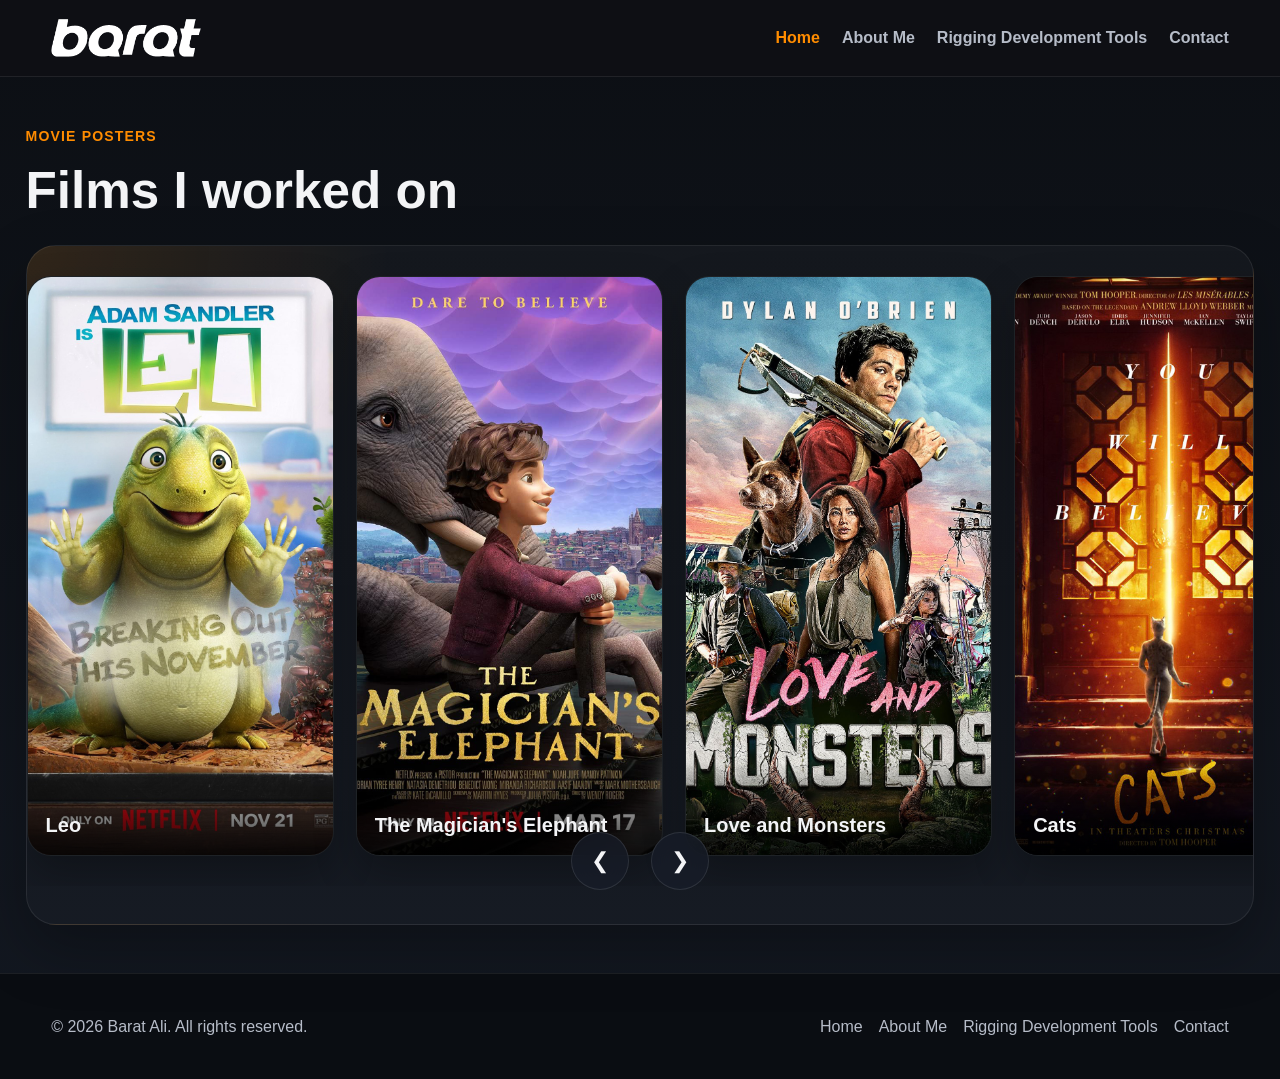
<file: index.html>
<!DOCTYPE html>
<html lang="en">
<head>
  <meta charset="UTF-8">
  <meta name="viewport" content="width=device-width, initial-scale=1.0">
  <title>Barat Ali | Home</title>
  <meta name="description" content="Barat Ali is a character rigger specializing in film, commercials, and game-ready rigging solutions.">
  <link rel="stylesheet" href="styles.css">
</head>
<body>
  <header class="site-header">
    <div class="container navbar">
      <a class="brand" href="index.html"><img src="Logo/whilteLogo.png" alt="Barat Ali logo"></a>
      <nav class="nav-links" aria-label="Primary navigation">
        <a class="active" href="index.html">Home</a>
        <a href="about.html">About Me</a>
        <a href="tools.html">Rigging Development Tools</a>
        <a href="contact.html">Contact</a>
      </nav>
    </div>
  </header>

  <main class="simple-tools">
    <section class="simple-tools-section">
      <div class="container simple-tools-container">
        <div class="simple-page-title">
          <p class="eyebrow">Movie Posters</p>
          <h1>Films I worked on</h1>
        </div>

        <div class="simple-tools-slider-shell">
          <div id="home-poster-slider" class="simple-tools-slider" aria-live="polite"></div>

          <div class="simple-tools-controls">
            <button id="poster-prev" class="simple-home-nav-btn" type="button" aria-label="Previous poster">&#10094;</button>
            <button id="poster-next" class="simple-home-nav-btn" type="button" aria-label="Next poster">&#10095;</button>
          </div>
        </div>
      </div>
    </section>
  </main>

  <footer class="site-footer">
    <div class="container footer-content">
      <p>&copy; 2026 Barat Ali. All rights reserved.</p>
      <div class="footer-links">
        <a href="index.html">Home</a>
        <a href="about.html">About Me</a>
        <a href="tools.html">Rigging Development Tools</a>
        <a href="contact.html">Contact</a>
      </div>
    </div>
  </footer>

  <script src="script.js"></script>
</body>
</html>
</file>
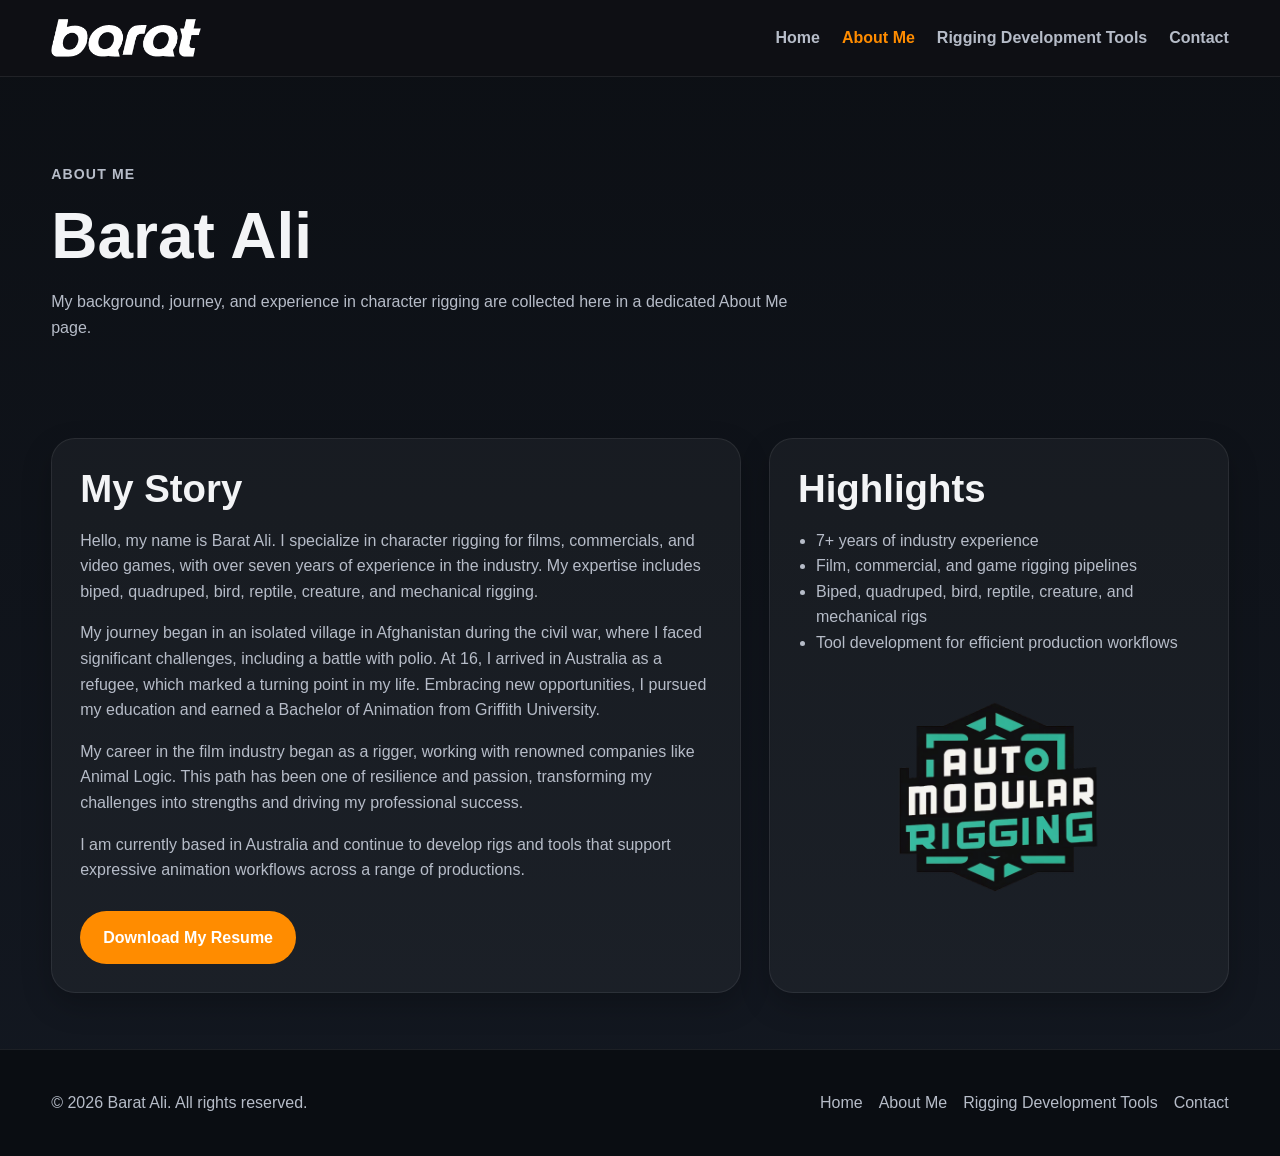
<file: about.html>
<!DOCTYPE html>
<html lang="en">
<head>
  <meta charset="UTF-8">
  <meta name="viewport" content="width=device-width, initial-scale=1.0">
  <title>Barat Ali | About Me</title>
  <meta name="description" content="Learn more about Barat Ali, his story, and his experience in character rigging.">
  <link rel="stylesheet" href="styles.css">
</head>
<body>
  <header class="site-header">
    <div class="container navbar">
      <a class="brand" href="index.html"><img src="Logo/whilteLogo.png" alt="Barat Ali logo"></a>
      <nav class="nav-links" aria-label="Primary navigation">
        <a href="index.html">Home</a>
        <a class="active" href="about.html">About Me</a>
        <a href="tools.html">Rigging Development Tools</a>
        <a href="contact.html">Contact</a>
      </nav>
    </div>
  </header>

  <main>
    <section class="page-hero">
      <div class="container">
        <p class="eyebrow">About Me</p>
        <h1>Barat Ali</h1>
        <p>My background, journey, and experience in character rigging are collected here in a dedicated About Me page.</p>
      </div>
    </section>

    <section class="section">
      <div class="container about-layout">
        <article class="panel about-copy">
          <h2>My Story</h2>
          <p>Hello, my name is Barat Ali. I specialize in character rigging for films, commercials, and video games, with over seven years of experience in the industry. My expertise includes biped, quadruped, bird, reptile, creature, and mechanical rigging.</p>
          <p>My journey began in an isolated village in Afghanistan during the civil war, where I faced significant challenges, including a battle with polio. At 16, I arrived in Australia as a refugee, which marked a turning point in my life. Embracing new opportunities, I pursued my education and earned a Bachelor of Animation from Griffith University.</p>
          <p>My career in the film industry began as a rigger, working with renowned companies like Animal Logic. This path has been one of resilience and passion, transforming my challenges into strengths and driving my professional success.</p>
          <p>I am currently based in Australia and continue to develop rigs and tools that support expressive animation workflows across a range of productions.</p>

          <div class="button-row about-resume-row">
            <a class="btn btn-primary" href="Resume/Barat_Ali_Resume.pdf" download>Download My Resume</a>
          </div>
        </article>

        <aside class="panel about-aside">
          <h2>Highlights</h2>
          <ul>
            <li>7+ years of industry experience</li>
            <li>Film, commercial, and game rigging pipelines</li>
            <li>Biped, quadruped, bird, reptile, creature, and mechanical rigs</li>
            <li>Tool development for efficient production workflows</li>
          </ul>
          <div class="about-logo">
            <img src="Logo/autoRigModules.png" alt="Auto rig modules logo">
          </div>
        </aside>
      </div>
    </section>
  </main>

  <footer class="site-footer">
    <div class="container footer-content">
      <p>&copy; 2026 Barat Ali. All rights reserved.</p>
      <div class="footer-links">
        <a href="index.html">Home</a>
        <a href="about.html">About Me</a>
        <a href="tools.html">Rigging Development Tools</a>
        <a href="contact.html">Contact</a>
      </div>
    </div>
  </footer>

  <script src="script.js"></script>
</body>
</html>
</file>
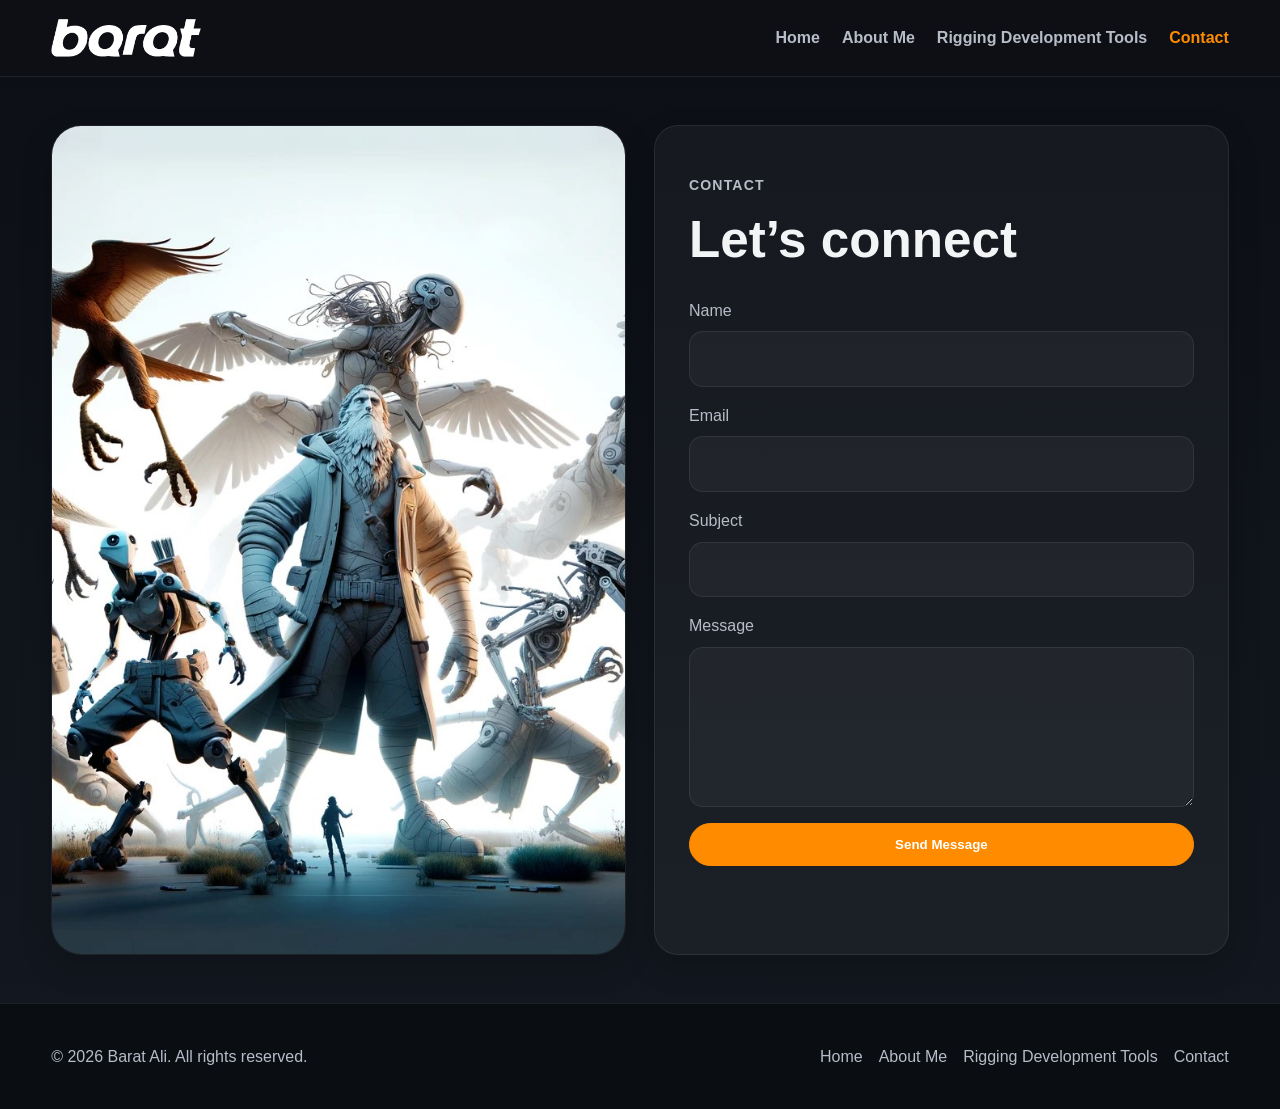
<file: contact.html>
<!DOCTYPE html>
<html lang="en">
<head>
  <meta charset="UTF-8">
  <meta name="viewport" content="width=device-width, initial-scale=1.0">
  <title>Barat Ali | Contact</title>
  <meta name="description" content="Get in touch with Barat Ali and download the latest resume.">
  <link rel="stylesheet" href="styles.css">
</head>
<body>
  <header class="site-header">
    <div class="container navbar">
      <a class="brand" href="index.html"><img src="Logo/whilteLogo.png" alt="Barat Ali logo"></a>
      <nav class="nav-links" aria-label="Primary navigation">
        <a href="index.html">Home</a>
        <a href="about.html">About Me</a>
        <a href="tools.html">Rigging Development Tools</a>
        <a class="active" href="contact.html">Contact</a>
      </nav>
    </div>
  </header>

  <main>
    <section class="contact-simple-section">
      <div class="container contact-simple-layout">
        <div class="contact-image-card">
          <img src="Posters/Hero.jpg" alt="Portfolio artwork">
        </div>

        <article class="contact-card contact-widget-card">
          <p class="eyebrow">Contact</p>
          <h1>Let’s connect</h1>

          <form
            id="contact-form"
            class="contact-form"
            action="https://formspree.io/f/yourformid"
            method="POST"
          >
            <input type="hidden" name="_subject" value="New website message from Barat Ali portfolio">
            <input type="hidden" name="_captcha" value="false">

            <div class="form-row">
              <label for="name">Name</label>
              <input id="name" name="name" type="text" required>
            </div>

            <div class="form-row">
              <label for="email">Email</label>
              <input id="email" name="email" type="email" required>
            </div>

            <div class="form-row">
              <label for="subject">Subject</label>
              <input id="subject" name="subject" type="text" required>
            </div>

            <div class="form-row">
              <label for="message">Message</label>
              <textarea id="message" name="message" required></textarea>
            </div>

            <button class="btn btn-primary contact-send-btn" type="submit">Send Message</button>
            <p id="form-status" class="form-status" aria-live="polite"></p>
          </form>
        </article>
      </div>
    </section>
  </main>

  <footer class="site-footer">
    <div class="container footer-content">
      <p>&copy; 2026 Barat Ali. All rights reserved.</p>
      <div class="footer-links">
        <a href="index.html">Home</a>
        <a href="about.html">About Me</a>
        <a href="tools.html">Rigging Development Tools</a>
        <a href="contact.html">Contact</a>
      </div>
    </div>
  </footer>

  <script src="script.js"></script>
</body>
</html>
</file>
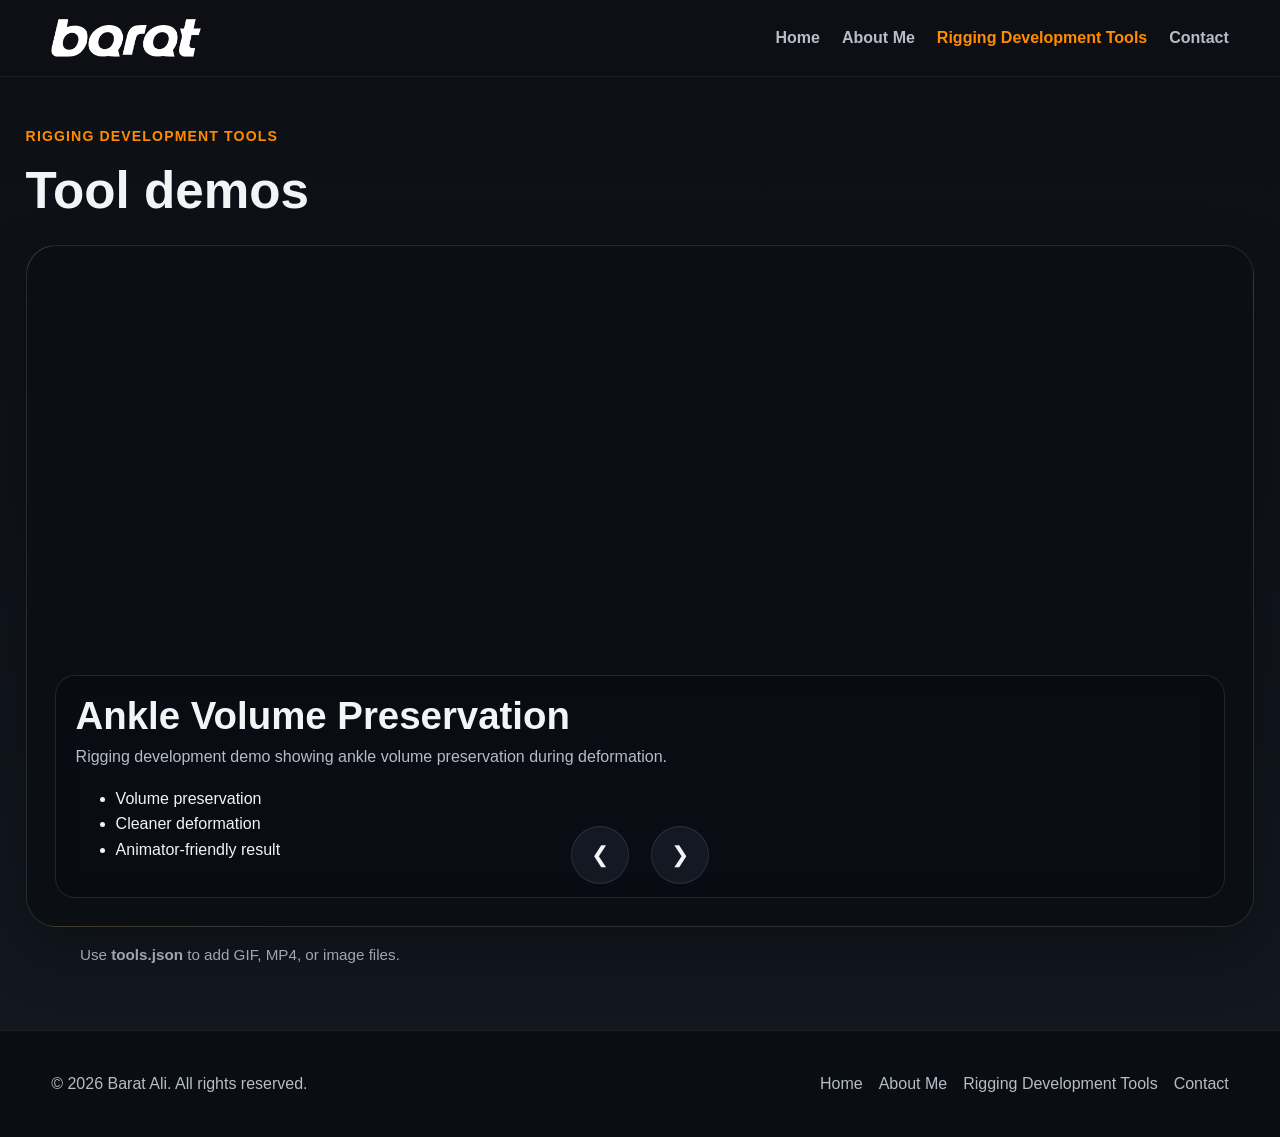
<file: tools.html>
<!DOCTYPE html>
<html lang="en">
<head>
  <meta charset="UTF-8">
  <meta name="viewport" content="width=device-width, initial-scale=1.0">
  <title>Barat Ali | Rigging Development Tools</title>
  <meta name="description" content="Rigging development tools with playable GIF and MP4 slider content.">
  <link rel="stylesheet" href="styles.css">
</head>
<body>
  <header class="site-header">
    <div class="container navbar">
      <a class="brand" href="index.html"><img src="Logo/whilteLogo.png" alt="Barat Ali logo"></a>
      <nav class="nav-links" aria-label="Primary navigation">
        <a href="index.html">Home</a>
        <a href="about.html">About Me</a>
        <a class="active" href="tools.html">Rigging Development Tools</a>
        <a href="contact.html">Contact</a>
      </nav>
    </div>
  </header>

  <main class="simple-tools">
    <section class="simple-tools-section">
      <div class="container simple-tools-container">
        <div class="simple-page-title">
          <p class="eyebrow">Rigging Development Tools</p>
          <h1>Tool demos</h1>
        </div>

        <div class="simple-tools-slider-shell">
          <div id="tools-slider" class="simple-tools-slider" aria-live="polite"></div>

          <div class="simple-tools-controls">
            <button id="slider-prev" class="simple-home-nav-btn" type="button" aria-label="Previous tool">&#10094;</button>
            <button id="slider-next" class="simple-home-nav-btn" type="button" aria-label="Next tool">&#10095;</button>
          </div>

          <div id="slider-dots" class="simple-hidden-dots"></div>
          <div id="tools-thumbs" class="simple-hidden-dots"></div>
        </div>

        <p class="note simple-tools-note">Use <strong>tools.json</strong> to add GIF, MP4, or image files.</p>
      </div>
    </section>
  </main>

  <footer class="site-footer">
    <div class="container footer-content">
      <p>&copy; 2026 Barat Ali. All rights reserved.</p>
      <div class="footer-links">
        <a href="index.html">Home</a>
        <a href="about.html">About Me</a>
        <a href="tools.html">Rigging Development Tools</a>
        <a href="contact.html">Contact</a>
      </div>
    </div>
  </footer>

  <script src="script.js"></script>
</body>
</html>
</file>
<file: styles.css>
:root {
  --bg: #0f1115;
  --surface: #171b22;
  --surface-2: #1f2530;
  --text: #f3f4f6;
  --muted: #b6bcc8;
  --accent: #ff8c00;
  --accent-hover: #e57700;
  --border: rgba(255,255,255,0.08);
  --shadow: 0 12px 30px rgba(0,0,0,0.22);
  --max-width: 1200px;
}

* { box-sizing: border-box; }
html { scroll-behavior: smooth; }
body {
  margin: 0;
  font-family: Arial, Helvetica, sans-serif;
  background: linear-gradient(180deg, #0c0f14 0%, #131821 100%);
  color: var(--text);
  line-height: 1.6;
}

a { color: inherit; text-decoration: none; }
img, video { max-width: 100%; display: block; }

.container {
  width: min(92%, var(--max-width));
  margin: 0 auto;
}

.site-header {
  position: sticky;
  top: 0;
  z-index: 1000;
  backdrop-filter: blur(14px);
  background: rgba(15, 17, 21, 0.82);
  border-bottom: 1px solid var(--border);
}

.navbar {
  display: flex;
  align-items: center;
  justify-content: space-between;
  min-height: 76px;
  gap: 24px;
}

.brand img {
  width: 150px;
  height: auto;
}

.nav-links {
  display: flex;
  gap: 22px;
  flex-wrap: wrap;
}

.nav-links a {
  color: var(--muted);
  font-weight: 600;
  transition: color 0.25s ease;
}

.nav-links a:hover,
.nav-links a.active {
  color: var(--accent);
}

.hero {
  padding: 84px 0 56px;
}

.hero-grid {
  display: grid;
  grid-template-columns: 1.1fr 0.9fr;
  gap: 40px;
  align-items: center;
}

.eyebrow {
  color: var(--accent);
  font-weight: 700;
  text-transform: uppercase;
  letter-spacing: 0.08em;
  font-size: 0.88rem;
}

h1, h2, h3 { line-height: 1.15; margin: 0 0 16px; }
h1 { font-size: clamp(2.4rem, 5vw, 4.8rem); }
h2 { font-size: clamp(2rem, 3vw, 3rem); }
h3 { font-size: 1.25rem; }

p.lead {
  font-size: 1.12rem;
  color: var(--muted);
  max-width: 720px;
}

.hero-actions,
.button-row {
  display: flex;
  flex-wrap: wrap;
  gap: 14px;
  margin-top: 24px;
}

.btn {
  display: inline-flex;
  align-items: center;
  justify-content: center;
  gap: 8px;
  padding: 13px 22px;
  border-radius: 999px;
  border: 1px solid transparent;
  font-weight: 700;
  transition: transform 0.2s ease, background 0.25s ease, border-color 0.25s ease;
}

.btn:hover { transform: translateY(-1px); }
.btn-primary { background: var(--accent); color: white; }
.btn-primary:hover { background: var(--accent-hover); }
.btn-secondary {
  background: transparent;
  color: var(--text);
  border-color: var(--border);
}
.btn-secondary:hover { border-color: rgba(255,255,255,0.18); }

.card,
.panel,
.contact-card,
.media-slide,
.poster-card {
  background: rgba(255,255,255,0.04);
  border: 1px solid var(--border);
  border-radius: 24px;
  box-shadow: var(--shadow);
}

.hero-card {
  overflow: hidden;
}
.hero-card img {
  width: 100%;
  aspect-ratio: 4/5;
  object-fit: cover;
}

.section {
  padding: 56px 0;
}

.section-head {
  margin-bottom: 28px;
}
.section-head p {
  color: var(--muted);
  max-width: 760px;
}

.grid {
  display: grid;
  gap: 22px;
}

.grid-3 { grid-template-columns: repeat(3, minmax(0, 1fr)); }
.grid-2 { grid-template-columns: repeat(2, minmax(0, 1fr)); }

.panel {
  padding: 24px;
}

.poster-card {
  overflow: hidden;
}
.poster-card img {
  width: 100%;
  aspect-ratio: 2/3;
  object-fit: cover;
}
.poster-card-content {
  padding: 18px;
}
.poster-card-content p {
  color: var(--muted);
  margin: 0;
}

.page-hero {
  padding: 72px 0 26px;
}
.page-hero p {
  color: var(--muted);
  max-width: 760px;
}

.about-layout {
  display: grid;
  grid-template-columns: 1.2fr 0.8fr;
  gap: 28px;
}

.about-copy,
.about-aside {
  padding: 28px;
}
.about-copy p,
.about-aside p,
.about-aside li {
  color: var(--muted);
}
.about-aside ul {
  margin: 0;
  padding-left: 18px;
}
.about-logo {
  margin-top: 24px;
  display: flex;
  justify-content: center;
}
.about-logo img {
  max-width: 240px;
}

.slider-shell {
  position: relative;
}
.media-slider {
  position: relative;
  min-height: 420px;
}
.media-slide {
  display: none;
  padding: 20px;
}
.media-slide.active {
  display: grid;
  grid-template-columns: 1.2fr 0.8fr;
  gap: 20px;
  align-items: center;
}
.media-frame {
  background: #0a0d12;
  border-radius: 18px;
  overflow: hidden;
  min-height: 360px;
  display: flex;
  align-items: center;
  justify-content: center;
}
.media-frame img,
.media-frame video {
  width: 100%;
  max-height: 520px;
  object-fit: contain;
}
.media-copy p,
.media-copy li {
  color: var(--muted);
}
.media-copy ul {
  padding-left: 18px;
}
.slider-controls {
  display: flex;
  align-items: center;
  justify-content: center;
  gap: 12px;
  margin-top: 20px;
}
.slider-controls button {
  background: var(--surface-2);
  color: var(--text);
  border: 1px solid var(--border);
  border-radius: 999px;
  width: 46px;
  height: 46px;
  cursor: pointer;
  font-size: 18px;
}
.slider-dots {
  display: flex;
  gap: 10px;
}
.slider-dot {
  width: 10px;
  height: 10px;
  border-radius: 50%;
  background: rgba(255,255,255,0.22);
  border: none;
  padding: 0;
  cursor: pointer;
}
.slider-dot.active {
  background: var(--accent);
}
.note {
  color: var(--muted);
  font-size: 0.95rem;
}

.contact-layout {
  display: grid;
  grid-template-columns: 0.95fr 1.05fr;
  gap: 24px;
}
.contact-card {
  padding: 26px;
}
.contact-card p,
.contact-card li,
.contact-card label {
  color: var(--muted);
}
.contact-list {
  list-style: none;
  padding: 0;
  margin: 18px 0 0;
}
.contact-list li + li {
  margin-top: 12px;
}

.contact-form {
  display: grid;
  gap: 16px;
}
.form-row {
  display: grid;
  gap: 8px;
}
input, textarea {
  width: 100%;
  border-radius: 14px;
  border: 1px solid var(--border);
  background: rgba(255,255,255,0.04);
  color: var(--text);
  padding: 14px 16px;
  font: inherit;
}
textarea {
  resize: vertical;
  min-height: 160px;
}
.resume-bottom {
  margin-top: 28px;
  text-align: center;
}

.site-footer {
  margin-top: 44px;
  border-top: 1px solid var(--border);
  background: rgba(7, 10, 14, 0.75);
}
.footer-content {
  display: flex;
  justify-content: space-between;
  align-items: center;
  gap: 16px;
  padding: 24px 0;
}
.footer-content p,
.footer-links a {
  color: var(--muted);
}
.footer-links {
  display: flex;
  gap: 16px;
  flex-wrap: wrap;
}

@media (max-width: 960px) {
  .hero-grid,
  .about-layout,
  .media-slide.active,
  .contact-layout,
  .grid-3,
  .grid-2 {
    grid-template-columns: 1fr;
  }

  .navbar {
    flex-direction: column;
    align-items: flex-start;
    padding: 14px 0;
  }

  .media-slider {
    min-height: unset;
  }

  .media-frame {
    min-height: 260px;
  }

  .footer-content {
    flex-direction: column;
    align-items: flex-start;
  }
}

@media (max-width: 640px) {
  .nav-links {
    gap: 14px;
  }

  .hero {
    padding-top: 52px;
  }

  .btn {
    width: 100%;
  }

  .hero-actions,
  .button-row {
    flex-direction: column;
  }
}


.setup-note {
  margin-top: 24px;
  padding: 18px;
  background: rgba(255,255,255,0.04);
  border: 1px solid var(--border);
  border-radius: 16px;
}

.setup-note p,
.setup-note code {
  color: var(--muted);
}

.setup-note code {
  display: inline-block;
  margin-top: 8px;
  word-break: break-all;
}

.form-status {
  min-height: 24px;
  margin: 14px 0 0;
  color: var(--muted);
  font-weight: 600;
}

.form-status.success {
  color: #8ee28e;
}

.form-status.error {
  color: #ff9d9d;
}


.poster-showcase-section {
  padding-top: 24px;
}

.poster-slider-shell {
  background:
    radial-gradient(circle at top left, rgba(255, 140, 0, 0.18), transparent 32%),
    linear-gradient(180deg, rgba(255,255,255,0.04), rgba(255,255,255,0.02));
  border: 1px solid var(--border);
  border-radius: 30px;
  padding: 28px;
  box-shadow: var(--shadow);
  overflow: hidden;
}

.home-poster-slider {
  position: relative;
  min-height: 620px;
}

.home-poster-slide {
  display: none;
  grid-template-columns: 0.95fr 1.05fr;
  gap: 28px;
  align-items: center;
  min-height: 620px;
}

.home-poster-slide.active {
  display: grid;
  animation: fadeSlide 0.45s ease;
}

.home-poster-visual {
  position: relative;
  background: rgba(255,255,255,0.04);
  border: 1px solid var(--border);
  border-radius: 28px;
  overflow: hidden;
  min-height: 560px;
}

.home-poster-visual img {
  width: 100%;
  height: 100%;
  min-height: 560px;
  object-fit: cover;
}

.home-poster-copy {
  padding: 18px 10px;
}

.home-poster-copy h3 {
  font-size: clamp(2rem, 4vw, 3.5rem);
  margin-bottom: 18px;
}

.home-poster-copy p:last-of-type {
  color: var(--muted);
  font-size: 1.06rem;
  max-width: 520px;
}

.poster-slider-controls {
  display: flex;
  align-items: center;
  justify-content: center;
  gap: 18px;
  margin: 22px 0 18px;
}

.poster-nav-btn {
  width: 52px;
  height: 52px;
  border: 1px solid var(--border);
  border-radius: 999px;
  background: var(--surface-2);
  color: var(--text);
  font-size: 20px;
  cursor: pointer;
  transition: transform 0.2s ease, background 0.25s ease;
}

.poster-nav-btn:hover {
  transform: translateY(-1px);
  background: rgba(255,140,0,0.18);
}

.poster-dots {
  display: flex;
  align-items: center;
  gap: 10px;
  flex-wrap: wrap;
}

.poster-dot {
  width: 12px;
  height: 12px;
  border-radius: 999px;
  border: none;
  background: rgba(255,255,255,0.22);
  cursor: pointer;
  transition: transform 0.2s ease, background 0.25s ease, width 0.25s ease;
}

.poster-dot.active {
  background: var(--accent);
  width: 34px;
}

.poster-thumbs {
  display: grid;
  grid-template-columns: repeat(6, minmax(0, 1fr));
  gap: 12px;
}

.poster-thumb {
  background: rgba(255,255,255,0.04);
  border: 1px solid var(--border);
  border-radius: 18px;
  padding: 8px;
  cursor: pointer;
  color: var(--muted);
  transition: transform 0.2s ease, border-color 0.25s ease, background 0.25s ease;
}

.poster-thumb:hover,
.poster-thumb.active {
  transform: translateY(-2px);
  border-color: rgba(255,140,0,0.5);
  background: rgba(255,140,0,0.08);
  color: var(--text);
}

.poster-thumb img {
  width: 100%;
  aspect-ratio: 3 / 4;
  object-fit: cover;
  border-radius: 12px;
  margin-bottom: 8px;
}

.poster-thumb span {
  display: block;
  font-size: 0.9rem;
  font-weight: 600;
  white-space: nowrap;
  overflow: hidden;
  text-overflow: ellipsis;
}

.note {
  color: var(--muted);
}

@keyframes fadeSlide {
  from {
    opacity: 0;
    transform: translateY(12px);
  }
  to {
    opacity: 1;
    transform: translateY(0);
  }
}


@media (max-width: 1024px) {
  .home-poster-slide,
  .home-poster-slide.active {
    grid-template-columns: 1fr;
    min-height: auto;
  }

  .home-poster-slider {
    min-height: auto;
  }

  .home-poster-visual,
  .home-poster-visual img {
    min-height: 420px;
  }

  .poster-thumbs {
    grid-template-columns: repeat(3, minmax(0, 1fr));
  }
}

@media (max-width: 680px) {
  .poster-slider-shell {
    padding: 18px;
  }

  .home-poster-visual,
  .home-poster-visual img {
    min-height: 320px;
  }

  .poster-thumbs {
    grid-template-columns: repeat(2, minmax(0, 1fr));
  }

  .poster-slider-controls {
    gap: 10px;
  }

  .poster-nav-btn {
    width: 46px;
    height: 46px;
  }
}


.tools-showcase-shell {
  background:
    radial-gradient(circle at top right, rgba(255, 140, 0, 0.16), transparent 28%),
    radial-gradient(circle at bottom left, rgba(70, 110, 255, 0.12), transparent 30%),
    linear-gradient(180deg, rgba(255,255,255,0.04), rgba(255,255,255,0.02));
  border: 1px solid var(--border);
  border-radius: 30px;
  padding: 28px;
  box-shadow: var(--shadow);
  overflow: hidden;
}

.tools-showcase-slider {
  position: relative;
  min-height: 700px;
}

.tool-slide {
  display: none;
  grid-template-columns: 1.08fr 0.92fr;
  gap: 28px;
  align-items: center;
  min-height: 700px;
}

.tool-slide.active {
  display: grid;
  animation: fadeSlide 0.45s ease;
}

.tool-slide-media-wrap {
  position: relative;
}

.tool-media-badge {
  position: absolute;
  top: 18px;
  left: 18px;
  z-index: 2;
  padding: 9px 14px;
  border-radius: 999px;
  background: rgba(15, 17, 21, 0.82);
  border: 1px solid rgba(255,255,255,0.12);
  color: var(--text);
  font-size: 0.82rem;
  font-weight: 700;
  letter-spacing: 0.03em;
}

.tool-media-frame {
  position: relative;
  min-height: 620px;
  border-radius: 28px;
  overflow: hidden;
  background:
    linear-gradient(180deg, rgba(255,255,255,0.03), rgba(255,255,255,0.02)),
    #0a0d12;
  border: 1px solid var(--border);
  box-shadow: 0 18px 50px rgba(0,0,0,0.28);
}

.tool-media-frame::after {
  content: "";
  position: absolute;
  inset: auto 0 0 0;
  height: 120px;
  background: linear-gradient(180deg, transparent, rgba(0,0,0,0.16));
  pointer-events: none;
}

.tool-media-frame img,
.tool-media-frame video {
  width: 100%;
  height: 100%;
  min-height: 620px;
  object-fit: contain;
  background: #0b0f14;
}

.tool-slide-copy {
  padding: 16px 10px;
}

.tool-slide-copy h2 {
  font-size: clamp(2rem, 4vw, 3.4rem);
  margin-bottom: 18px;
}

.tool-slide-copy p,
.tool-slide-copy li {
  color: var(--muted);
  font-size: 1.02rem;
}

.tool-slide-copy ul {
  padding-left: 18px;
  margin: 18px 0 0;
}

.tool-slide-actions {
  display: flex;
  flex-wrap: wrap;
  gap: 14px;
  margin-top: 24px;
}

.tools-showcase-controls {
  display: flex;
  align-items: center;
  justify-content: center;
  gap: 18px;
  margin: 24px 0 18px;
}

.tools-nav-btn {
  width: 54px;
  height: 54px;
  border: 1px solid var(--border);
  border-radius: 999px;
  background: var(--surface-2);
  color: var(--text);
  font-size: 20px;
  cursor: pointer;
  transition: transform 0.2s ease, background 0.25s ease, border-color 0.25s ease;
}

.tools-nav-btn:hover {
  transform: translateY(-1px);
  background: rgba(255,140,0,0.18);
  border-color: rgba(255,140,0,0.35);
}

.tools-dots {
  display: flex;
  align-items: center;
  gap: 10px;
  flex-wrap: wrap;
}

.tools-dot {
  width: 12px;
  height: 12px;
  border-radius: 999px;
  border: none;
  background: rgba(255,255,255,0.22);
  cursor: pointer;
  transition: width 0.25s ease, background 0.25s ease;
}

.tools-dot.active {
  width: 34px;
  background: var(--accent);
}

.tools-thumbs {
  display: grid;
  grid-template-columns: repeat(4, minmax(0, 1fr));
  gap: 14px;
}

.tools-thumb {
  background: rgba(255,255,255,0.04);
  border: 1px solid var(--border);
  border-radius: 18px;
  padding: 10px;
  cursor: pointer;
  color: var(--muted);
  transition: transform 0.2s ease, border-color 0.25s ease, background 0.25s ease;
}

.tools-thumb:hover,
.tools-thumb.active {
  transform: translateY(-2px);
  border-color: rgba(255,140,0,0.5);
  background: rgba(255,140,0,0.08);
  color: var(--text);
}

.tools-thumb-media {
  position: relative;
}

.tools-thumb img {
  width: 100%;
  aspect-ratio: 16 / 10;
  object-fit: cover;
  border-radius: 12px;
  margin-bottom: 8px;
}

.tools-thumb-play {
  position: absolute;
  top: 10px;
  right: 10px;
  z-index: 1;
  width: 34px;
  height: 34px;
  display: inline-flex;
  align-items: center;
  justify-content: center;
  border-radius: 999px;
  background: rgba(15,17,21,0.82);
  color: white;
  font-size: 0.92rem;
  border: 1px solid rgba(255,255,255,0.14);
}

.tools-thumb span {
  display: block;
  font-size: 0.92rem;
  font-weight: 600;
  white-space: nowrap;
  overflow: hidden;
  text-overflow: ellipsis;
}


@media (max-width: 1024px) {
  .tool-slide,
  .tool-slide.active {
    grid-template-columns: 1fr;
    min-height: auto;
  }

  .tools-showcase-slider {
    min-height: auto;
  }

  .tool-media-frame,
  .tool-media-frame img,
  .tool-media-frame video {
    min-height: 420px;
  }

  .tools-thumbs {
    grid-template-columns: repeat(2, minmax(0, 1fr));
  }
}

@media (max-width: 640px) {
  .tools-showcase-shell {
    padding: 18px;
  }

  .tool-media-frame,
  .tool-media-frame img,
  .tool-media-frame video {
    min-height: 280px;
  }

  .tools-thumbs {
    grid-template-columns: 1fr;
  }

  .tools-showcase-controls {
    gap: 10px;
  }

  .tools-nav-btn {
    width: 46px;
    height: 46px;
  }

  .tool-slide-actions {
    flex-direction: column;
  }
}


.simple-home {
  min-height: calc(100vh - 76px);
}

.simple-home-section {
  padding: 24px 0 48px;
}

.simple-home-container {
  display: flex;
  justify-content: center;
}

.simple-home-slider-shell {
  position: relative;
  width: min(100%, 1120px);
  min-height: 720px;
  border-radius: 30px;
  overflow: hidden;
  border: 1px solid var(--border);
  background:
    radial-gradient(circle at top left, rgba(255, 140, 0, 0.12), transparent 26%),
    linear-gradient(180deg, rgba(255,255,255,0.03), rgba(255,255,255,0.02));
  box-shadow: 0 24px 60px rgba(0,0,0,0.28);
}

.simple-home-slider {
  position: relative;
  width: 100%;
  min-height: 720px;
}

.simple-home-slide {
  display: none;
  position: relative;
  width: 100%;
  min-height: 720px;
}

.simple-home-slide.active {
  display: block;
  animation: fadeSlide 0.45s ease;
}

.simple-home-slide img {
  width: 100%;
  height: 720px;
  object-fit: cover;
  display: block;
}

.simple-home-controls {
  position: absolute;
  left: 50%;
  bottom: 42px;
  transform: translateX(-50%);
  display: flex;
  gap: 22px;
  z-index: 5;
}

.simple-home-nav-btn {
  width: 58px;
  height: 58px;
  border-radius: 999px;
  border: 1px solid rgba(255,255,255,0.1);
  background: rgba(24, 30, 42, 0.72);
  backdrop-filter: blur(12px);
  color: var(--text);
  font-size: 22px;
  cursor: pointer;
  transition: transform 0.2s ease, background 0.25s ease, border-color 0.25s ease;
}

.simple-home-nav-btn:hover {
  transform: translateY(-1px);
  background: rgba(38, 46, 63, 0.9);
  border-color: rgba(255,255,255,0.18);
}

@media (max-width: 1024px) {
  .simple-home-slider-shell,
  .simple-home-slider,
  .simple-home-slide {
    min-height: 560px;
  }

  .simple-home-slide img {
    height: 560px;
  }
}

@media (max-width: 640px) {
  .simple-home-section {
    padding-top: 16px;
  }

  .simple-home-slider-shell,
  .simple-home-slider,
  .simple-home-slide {
    min-height: 360px;
    border-radius: 22px;
  }

  .simple-home-slide img {
    height: 360px;
  }

  .simple-home-controls {
    bottom: 20px;
    gap: 14px;
  }

  .simple-home-nav-btn {
    width: 48px;
    height: 48px;
    font-size: 18px;
  }
}


/* Footer on all pages */
.site-footer {
  margin-top: 0;
}

/* Simple Rigging Development Tools page */
.simple-tools-section {
  padding: 34px 0 48px;
}

.simple-tools-container {
  display: flex;
  flex-direction: column;
  align-items: center;
}

.simple-page-title {
  width: min(100%, 1120px);
  margin-bottom: 24px;
}

.simple-page-title h1 {
  font-size: clamp(2.4rem, 4vw, 4rem);
  margin-bottom: 0;
}

.simple-tools-slider-shell {
  position: relative;
  width: min(100%, 1120px);
  min-height: 680px;
  border-radius: 30px;
  overflow: hidden;
  border: 1px solid var(--border);
  background:
    radial-gradient(circle at top left, rgba(255, 140, 0, 0.12), transparent 26%),
    linear-gradient(180deg, rgba(255,255,255,0.03), rgba(255,255,255,0.02));
  box-shadow: 0 24px 60px rgba(0,0,0,0.28);
}

.simple-tools-slider,
.simple-tools-slide {
  position: relative;
  width: 100%;
  min-height: 680px;
}

.simple-tools-slide {
  display: none;
}

.simple-tools-slide.active {
  display: block;
  animation: fadeSlide 0.45s ease;
}

.simple-tools-slide img,
.simple-tools-slide video {
  width: 100%;
  height: 680px;
  object-fit: contain;
  background: #0b0f14;
}

.simple-tools-caption {
  position: absolute;
  left: 28px;
  right: 28px;
  bottom: 28px;
  padding: 18px 20px;
  border-radius: 20px;
  background: rgba(9, 12, 18, 0.72);
  backdrop-filter: blur(12px);
  border: 1px solid rgba(255,255,255,0.1);
}

.simple-tools-caption h2 {
  margin-bottom: 6px;
  font-size: clamp(1.4rem, 3vw, 2.4rem);
}

.simple-tools-caption p {
  margin: 0;
  color: var(--muted);
}

.simple-tools-controls {
  position: absolute;
  left: 50%;
  bottom: 42px;
  transform: translateX(-50%);
  display: flex;
  gap: 22px;
  z-index: 6;
}

.simple-hidden-dots {
  display: none;
}

.simple-tools-note {
  width: min(100%, 1120px);
  margin-top: 16px;
}

/* Simple Contact page */
.contact-simple-section {
  padding: 48px 0;
}

.contact-simple-layout {
  display: grid;
  grid-template-columns: 1fr 1fr;
  gap: 28px;
  align-items: stretch;
}

.contact-image-card {
  border-radius: 30px;
  overflow: hidden;
  border: 1px solid var(--border);
  box-shadow: var(--shadow);
  min-height: 680px;
  background: #0b0f14;
}

.contact-image-card img {
  width: 100%;
  height: 100%;
  min-height: 680px;
  object-fit: cover;
}

.contact-widget-card {
  padding: 34px;
}

.contact-widget-card h1 {
  font-size: clamp(2.2rem, 4vw, 3.8rem);
  margin-bottom: 28px;
}

.contact-send-btn,
.resume-download-btn {
  width: 100%;
  background: var(--accent);
  color: white;
  border-color: var(--accent);
}

.contact-send-btn:hover,
.resume-download-btn:hover {
  background: var(--accent-hover);
  border-color: var(--accent-hover);
}

@media (max-width: 960px) {
  .contact-simple-layout {
    grid-template-columns: 1fr;
  }

  .contact-image-card,
  .contact-image-card img {
    min-height: 420px;
  }

  .simple-tools-slider-shell,
  .simple-tools-slider,
  .simple-tools-slide {
    min-height: 520px;
  }

  .simple-tools-slide img,
  .simple-tools-slide video {
    height: 520px;
  }
}

@media (max-width: 640px) {
  .simple-tools-slider-shell,
  .simple-tools-slider,
  .simple-tools-slide {
    min-height: 360px;
    border-radius: 22px;
  }

  .simple-tools-slide img,
  .simple-tools-slide video {
    height: 360px;
  }

  .simple-tools-caption {
    left: 14px;
    right: 14px;
    bottom: 86px;
  }

  .contact-widget-card {
    padding: 24px;
  }

  .contact-image-card,
  .contact-image-card img {
    min-height: 320px;
  }
}


/* Home now matches the simple Rigging Development Tools layout */
#home-poster-slider .simple-tools-slide img {
  object-fit: contain;
  background: #0b0f14;
}


/* Wider Home poster carousel showing multiple posters */
.simple-tools-container {
  width: min(96%, 1500px);
}

.simple-tools-container .simple-page-title,
.simple-tools-container .simple-tools-slider-shell {
  width: 100%;
  max-width: 1500px;
}

#home-poster-slider.simple-tools-slider,
#home-poster-slider .wide-poster-track {
  min-height: 640px;
}

#home-poster-slider .wide-poster-track {
  display: flex;
  gap: 22px;
  overflow-x: auto;
  scroll-snap-type: x mandatory;
  scroll-behavior: smooth;
  padding: 30px;
  scrollbar-width: none;
}

#home-poster-slider .wide-poster-track::-webkit-scrollbar {
  display: none;
}

.wide-poster-card {
  position: relative;
  flex: 0 0 clamp(260px, 24vw, 360px);
  height: 580px;
  border-radius: 24px;
  overflow: hidden;
  border: 1px solid var(--border);
  background: #0b0f14;
  box-shadow: 0 18px 40px rgba(0,0,0,0.28);
  scroll-snap-align: start;
  transition: transform 0.25s ease, border-color 0.25s ease;
}

.wide-poster-card:hover {
  transform: translateY(-5px);
  border-color: rgba(255,140,0,0.45);
}

.wide-poster-card img {
  width: 100%;
  height: 100%;
  object-fit: cover;
}

.wide-poster-title {
  position: absolute;
  left: 0;
  right: 0;
  bottom: 0;
  padding: 52px 18px 18px;
  background: linear-gradient(180deg, transparent, rgba(0,0,0,0.82));
}

.wide-poster-title h2 {
  margin: 0;
  font-size: 1.25rem;
}

#home-poster-slider + .simple-tools-controls {
  bottom: 34px;
}

@media (max-width: 900px) {
  #home-poster-slider.simple-tools-slider,
  #home-poster-slider .wide-poster-track {
    min-height: 520px;
  }

  .wide-poster-card {
    flex-basis: 250px;
    height: 460px;
  }
}

@media (max-width: 640px) {
  #home-poster-slider.simple-tools-slider,
  #home-poster-slider .wide-poster-track {
    min-height: 420px;
  }

  #home-poster-slider .wide-poster-track {
    padding: 20px;
  }

  .wide-poster-card {
    flex-basis: 220px;
    height: 360px;
  }
}


.about-resume-row {
  margin-top: 28px;
}


.simple-tools-slide iframe {
  width: 100%;
  height: 680px;
  border: 0;
  display: block;
  background: #0b0f14;
}

@media (max-width: 960px) {
  .simple-tools-slide iframe {
    height: 520px;
  }
}

@media (max-width: 640px) {
  .simple-tools-slide iframe {
    height: 360px;
  }
}
</file>
